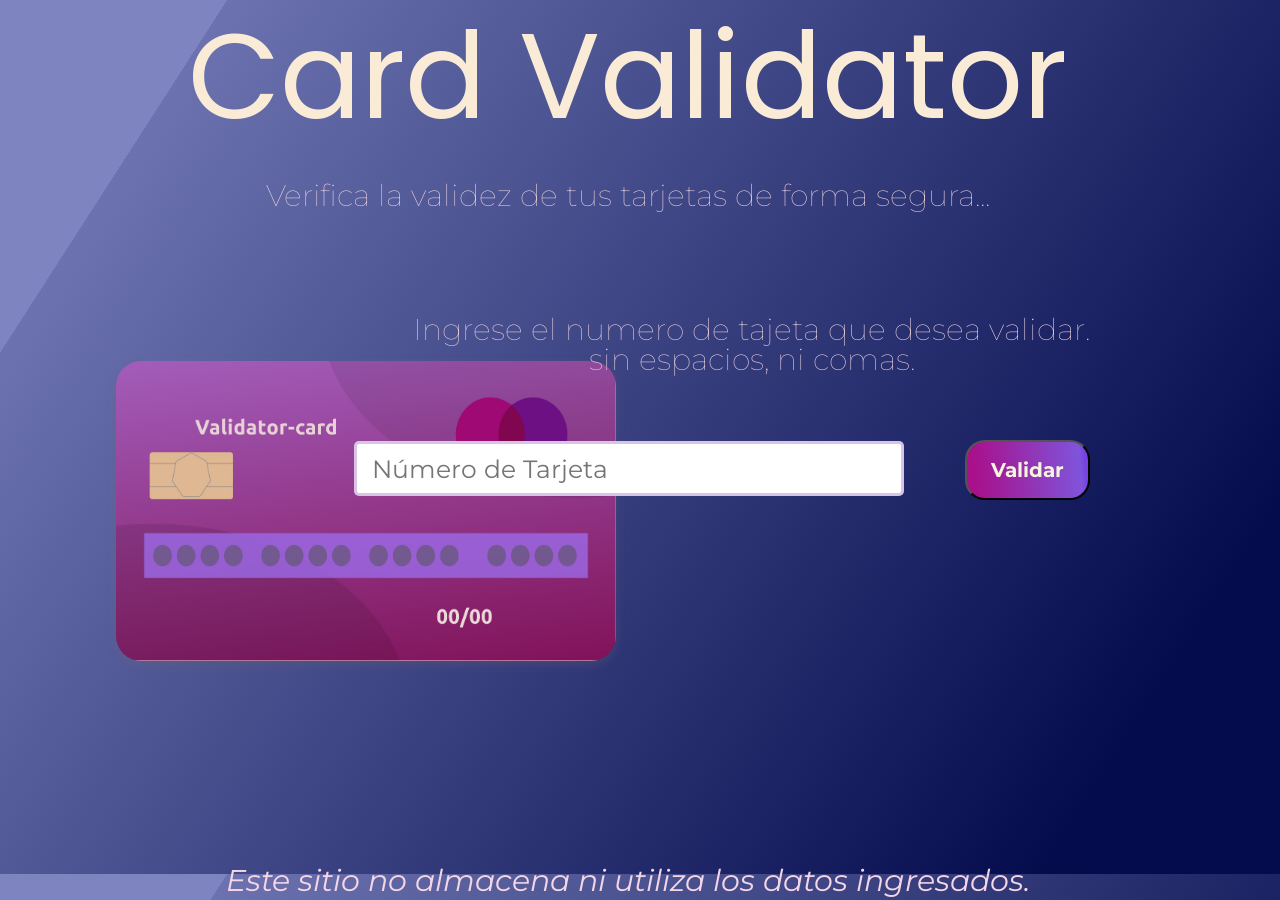
<file: index.html>
<!DOCTYPE html>
    <html>

    <head>
        <meta charset="utf-8">
       
        <title>Tarjeta de crédito válida</title>
        <link rel="stylesheet" href="style.css" />
        <link rel="preconnect" href="https://fonts.googleapis.com">
        <link rel="preconnect" href="https://fonts.gstatic.com" crossorigin>
        <link
        href="https://fonts.googleapis.com/css2?family=Montserrat:ital,wght@0,300;1,500&family=Poppins:ital,wght@0,200;1,900&display=swap"
        rel="stylesheet">
    </head>
        <body>
             <header>Card Validator</header>
        <main>
            <p>Verifica la validez de tus tarjetas de forma segura... </p><br><br>
            <img id="creditcard" src="Card.jpg">
            <div id="box">
            <label class="cardNumber" style="display: block;" for="saveCard">Ingrese el numero de tajeta que desea validar.<br> sin espacios, ni comas.</label>
                <br>
            <input class="validador" type="number" id="numberCard" placeholder="Número de Tarjeta" name="numerodeTarjeta"
                required>
                <button id="validar" class="Valid"><strong>Validar</strong></button><br>
            </div>
           <p id="p1" class="parrafo" style="display: none;"> </p> 
           <button id="retrn" class="return" style="display: none;"> <strong>Volver a intentar</strong></button>
           <p id="p2" class="parrafo2" style="display: block;"> </p>
        </main>
            <footer>Este sitio no almacena ni utiliza los datos ingresados.</footer>
        <script src="index.js" type="module"></script>
        </body>
    </html>
</file>
<file: style.css>
body{
background: linear-gradient(122.77deg, #7D84C0 12.32%, #6B72AF 12.33%, #050C4E 86.95%);
margin: .5px;
text-align: center;
width: 98vw;
height: 97vh;
display: inline-flex;
flex-direction: column;
align-items: center;
font-family: 'Montserrat', sans-serif;
color:rgb(235, 210, 222);
flex-wrap: nowrap
    }
img{
position: relative;
float: left;
width: 400px;
height: 250px;
border-radius: 25px;
filter: drop-shadow(0px 4px 4px rgba(109, 102, 102, 0.25));
}
    header{
font-family: 'Poppins', sans-serif;
font-style: normal;
font-weight: 1200;
font-size: 120px;
line-height: 150px;
color:antiquewhite;
display: flex;
align-items: center;
text-align: center;
letter-spacing: 0.2px;
text-transform: capitalize;
    }
label{
position: relative;
top: 35px;
left: 60px;
float:right;
    }
input{
position: relative;
top: 100px;
}
input[type=number]::-webkit-inner-spin-button, input[type=number]::-webkit-outer-spin-button {
  -webkit-appearance: none; margin: 0;
  }
main{
font-family: 'Montserrat', sans-serif;
font-weight: 100;
float: right;
align-items: center;
text-align: center;
font-size: 30px;
line-height: 30px;
}
footer{
position: absolute;
font-family: 'Montserrat', sans-serif;
font-style: italic;
font-weight: 0;
font-size: 30px;
line-height: 25px;
color:rgb(245, 214, 231);
bottom: 7px;
    }
    #creditcard{
right: 150px;
top: 60px;
width: 500px;
height: 300px;
    }
    #box{
position: absolute;
float: right;
right: 250px;
bottom: 500px;
    }
    .validador{
font-family: 'Montserrat', sans-serif;
font-size: 25px;
line-height: 30px;
border-radius: 5px;
color:rgb(7, 2, 22);
padding: 15px;
margin: 1px;
width: 550px;
height: 55px;
border: 3px solid rgba(208, 184, 223, 0.83);
box-sizing: border-box;
    }
    .parrafo2{
font-family: Poppins;
font-weight: 160;
font-size: 70px;
line-height: 150px;
align-items: center;
text-align: center;
color: rgb(243, 191, 227);
background-color: rgba(94, 18, 145, 0.856);
border-radius: 10px;
position: relative;
float: right;
top: 230px;
left:10px;
    }
    .parrafo{
font-family: 'Montserrat', sans-serif;
font-style: normal;
font-size: 40px;
color: rgb(206, 55, 181);
background-color: rgba(238, 189, 231, 0.904);
border-radius: 10px;
line-height: 41px;
position: relative;
float: right;
top: 100px;
right: 450px;   
    }
    .Valid{
width: 125px;
height: 60px;
position: relative;
top: 100px;
left: 60px;
align-items: center;
text-align: center;
float: right;
background:linear-gradient(85.39deg, rgba(201, 12, 148, 0.81) 7.38%, #7F54DB 92.37%, #7642E3 96.52%);
border-radius: 20px;
font-family: 'Montserrat', sans-serif; font-size: 20px;
color:beige;
    }
    .return{
width: 158px;
height: 58px;
background:linear-gradient(85.39deg, rgba(201, 12, 148, 0.81) 7.38%, #7F54DB 92.37%, #7642E3 96.52%);
align-items: center;
text-align: center;
border-radius: 20px;
font-family: 'Montserrat', sans-serif; font-size: 20px;
position: absolute;
bottom: 300px;
right: 300px;
float: right;
color:beige;
    }
</file>
